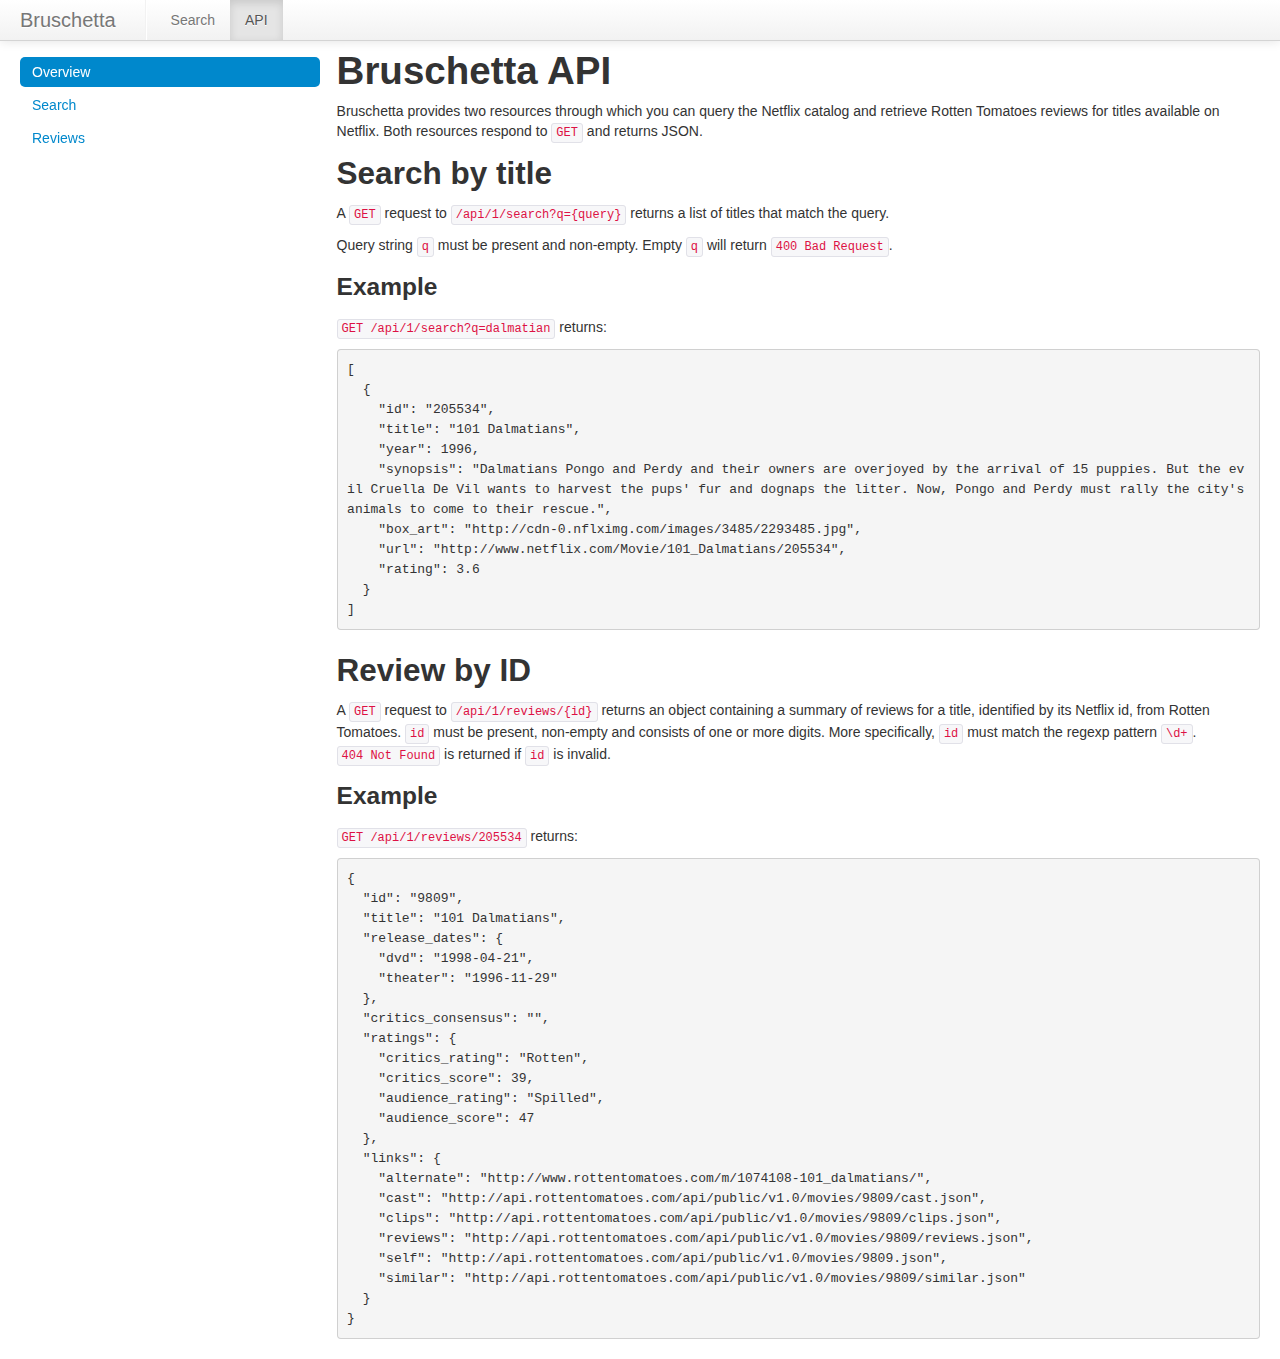
<file: bin/content/api.html>
<!DOCTYPE html>
<html lang="en">
<head>
  <meta charset="utf-8">
  <meta name="viewport" content="width=device-width, initial-scale=1.0">
  <title>Bruschetta</title>
  <link href="lib/bootstrap/css/bootstrap.min.css" rel="stylesheet" media="screen">
  <link href="http://twitter.github.com/bootstrap/assets/js/google-code-prettify/prettify.css" rel="stylesheet">
  <style type="text/css">
    .subnav {
      margin-top: 1em;
    }
  </style>
</head>

<body onload="prettyPrint()" data-spy="scroll" data-target=".subnav">
  <div class="navbar navbar-static-top">
    <div class="navbar-inner">
      <a class="brand" href="/">Bruschetta</a>
      <ul class="nav">
        <li class="divider-vertical"></li>
        <li><a href="/">Search</a></li>
        <li class="active"><a href="#">API</a></li>
      </ul>
    </div>
  </div>

  <div class="container-fluid">
    <div class="row-fluid">
      <div class="span3 subnav">
        <ul class="span3 nav nav-pills nav-stacked" data-spy="affix" data-offset="30px">
          <li class="active"><a href="#overview">Overview</a></li>
          <li><a href="#search-by-title">Search</a></li>
          <li><a href="#review-by-id">Reviews</a></li>
        </ul>
      </div>

      <div class="span9">
        <h1 id="overview">Bruschetta API</h1>
        <p>
          Bruschetta provides two resources through which you can query the
          Netflix catalog and retrieve Rotten Tomatoes reviews for titles
          available on Netflix. Both resources respond to <code>GET</code>
          and returns JSON.
        </p>

        <h2 id="search-by-title">Search by title</h2>
        <p>
          A <code>GET</code> request to <code>/api/1/search?q={query}</code> returns a
          list of titles that match the query.
        </p>

<p>Query string <code>q</code> must be present and non-empty. Empty
<code>q</code> will return <code>400 Bad Request</code>.

<h3>Example</h3>
<p><code>GET /api/1/search?q=dalmatian</code> returns:</p>

<pre class="prettyprint linenums">
[
  {
    "id": "205534",
    "title": "101 Dalmatians",
    "year": 1996,
    "synopsis": "Dalmatians Pongo and Perdy and their owners are overjoyed by the arrival of 15 puppies. But the evil Cruella De Vil wants to harvest the pups' fur and dognaps the litter. Now, Pongo and Perdy must rally the city's animals to come to their rescue.",
    "box_art": "http://cdn-0.nflximg.com/images/3485/2293485.jpg",
    "url": "http://www.netflix.com/Movie/101_Dalmatians/205534",
    "rating": 3.6
  }
]
</pre>

<h2 id="review-by-id">Review by ID</h2>
<p>
A <code>GET</code> request to <code>/api/1/reviews/{id}</code> returns an object containing a summary
of reviews for a title, identified by its Netflix id, from Rotten Tomatoes. <code>id</code>
must be present, non-empty and consists of one or more digits. More specifically,
<code>id</code> must match the regexp pattern <code>\d+</code>. <code>404 Not Found</code>
is returned if <code>id</code> is invalid.
</p>

<h3>Example</h3>
<p><code>GET /api/1/reviews/205534</code> returns:</p>
<pre class="prettyprint linenums">
{
  "id": "9809",
  "title": "101 Dalmatians",
  "release_dates": {
    "dvd": "1998-04-21",
    "theater": "1996-11-29"
  },
  "critics_consensus": "",
  "ratings": {
    "critics_rating": "Rotten",
    "critics_score": 39,
    "audience_rating": "Spilled",
    "audience_score": 47
  },
  "links": {
    "alternate": "http://www.rottentomatoes.com/m/1074108-101_dalmatians/",
    "cast": "http://api.rottentomatoes.com/api/public/v1.0/movies/9809/cast.json",
    "clips": "http://api.rottentomatoes.com/api/public/v1.0/movies/9809/clips.json",
    "reviews": "http://api.rottentomatoes.com/api/public/v1.0/movies/9809/reviews.json",
    "self": "http://api.rottentomatoes.com/api/public/v1.0/movies/9809.json",
    "similar": "http://api.rottentomatoes.com/api/public/v1.0/movies/9809/similar.json"
  }
}
</pre>
      </div>
    </div>
  </div>

  <script src="js/lib/jquery-1.9.1.min.js" type="text/javascript"></script>
  <script src="lib/bootstrap/js/bootstrap.min.js"></script>
  <script src="http://twitter.github.com/bootstrap/assets/js/google-code-prettify/prettify.js"></script>
</body>
</html>

<!-- vim: set ts=2 sw=2 sts=2 et: -->
</file>
